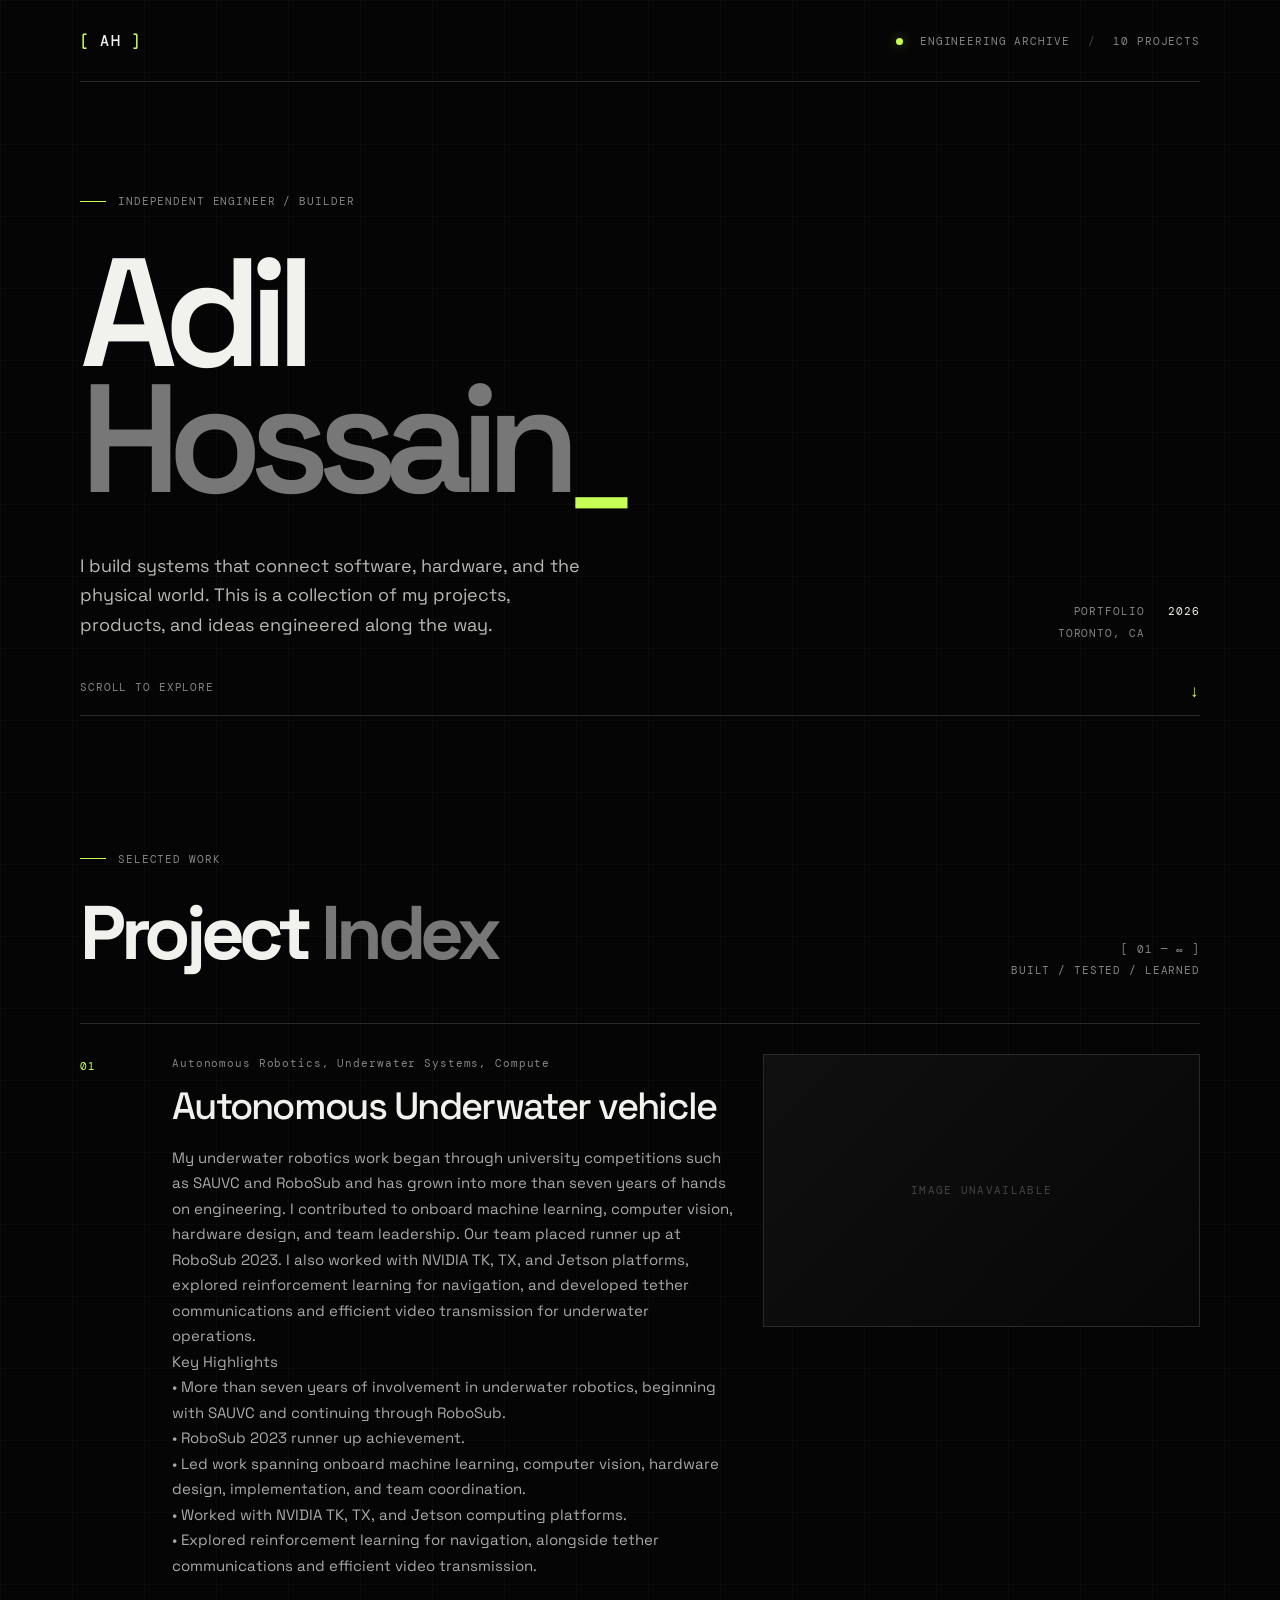
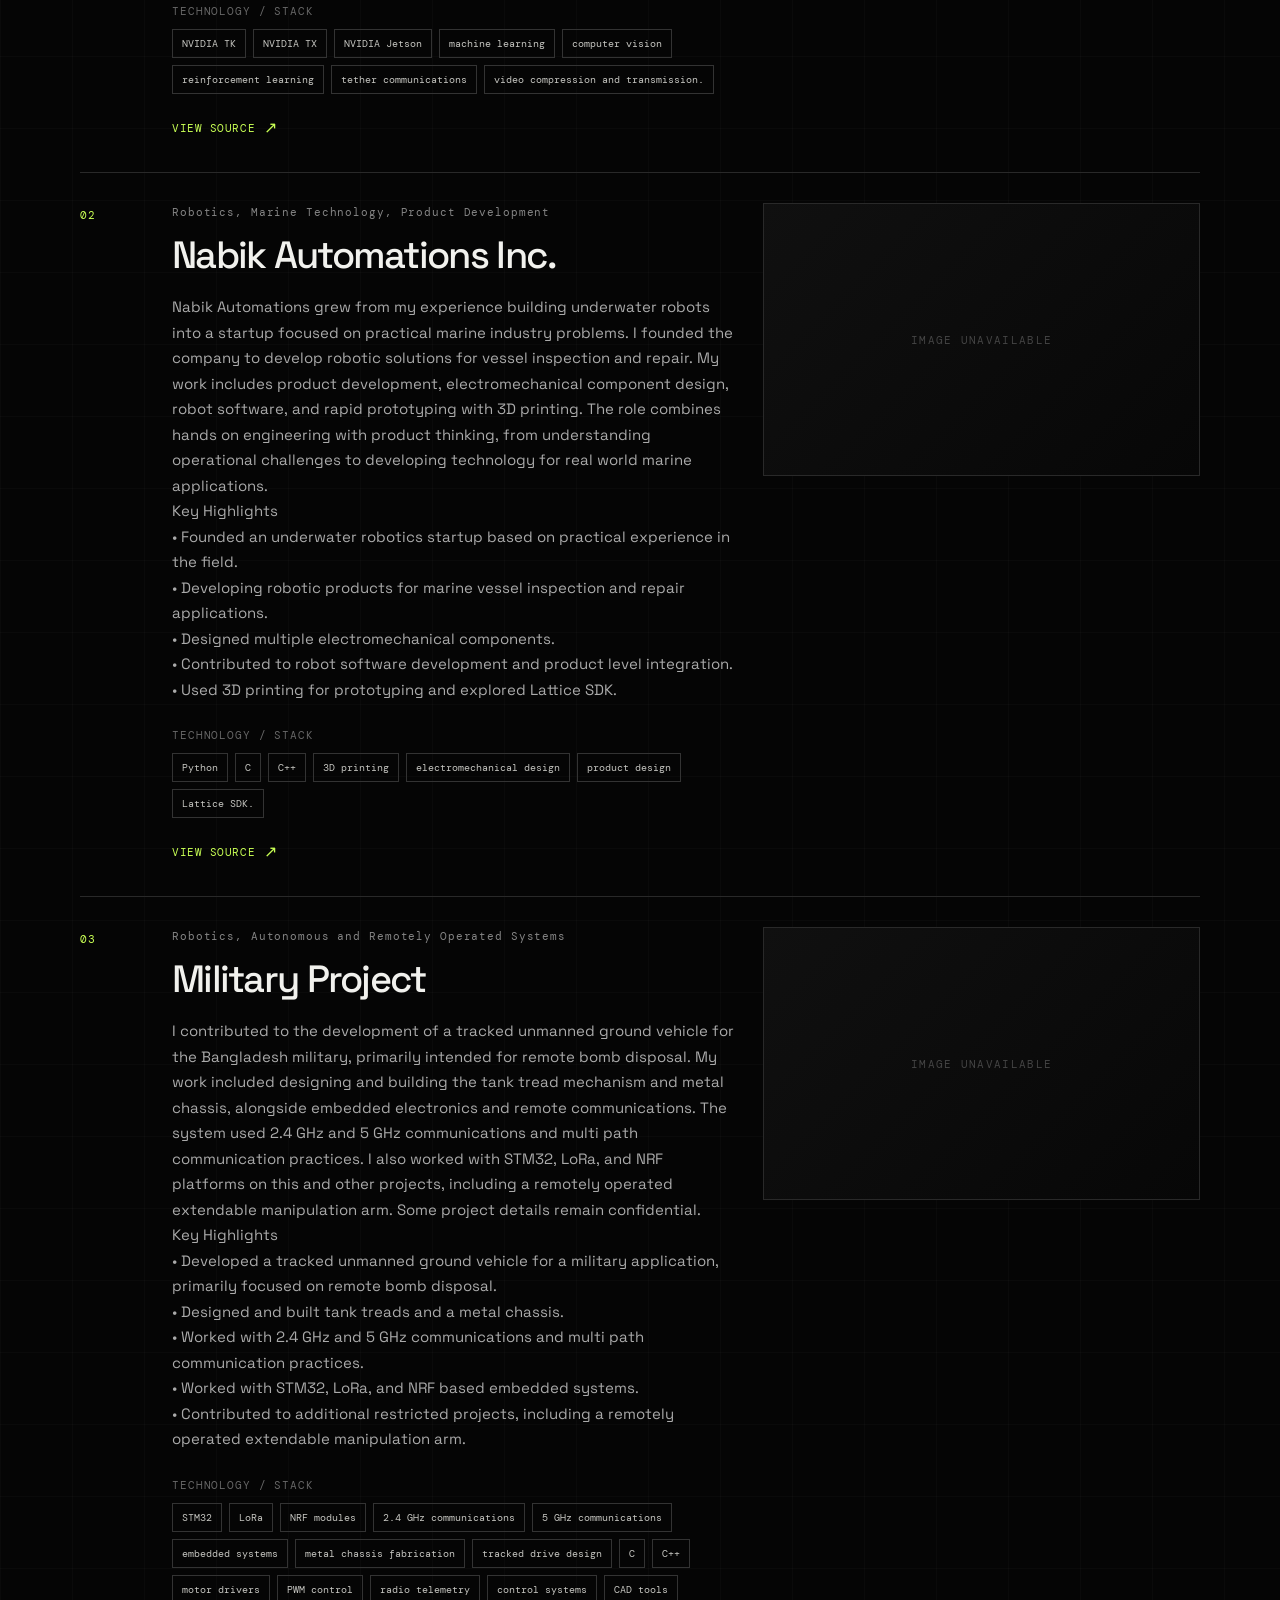
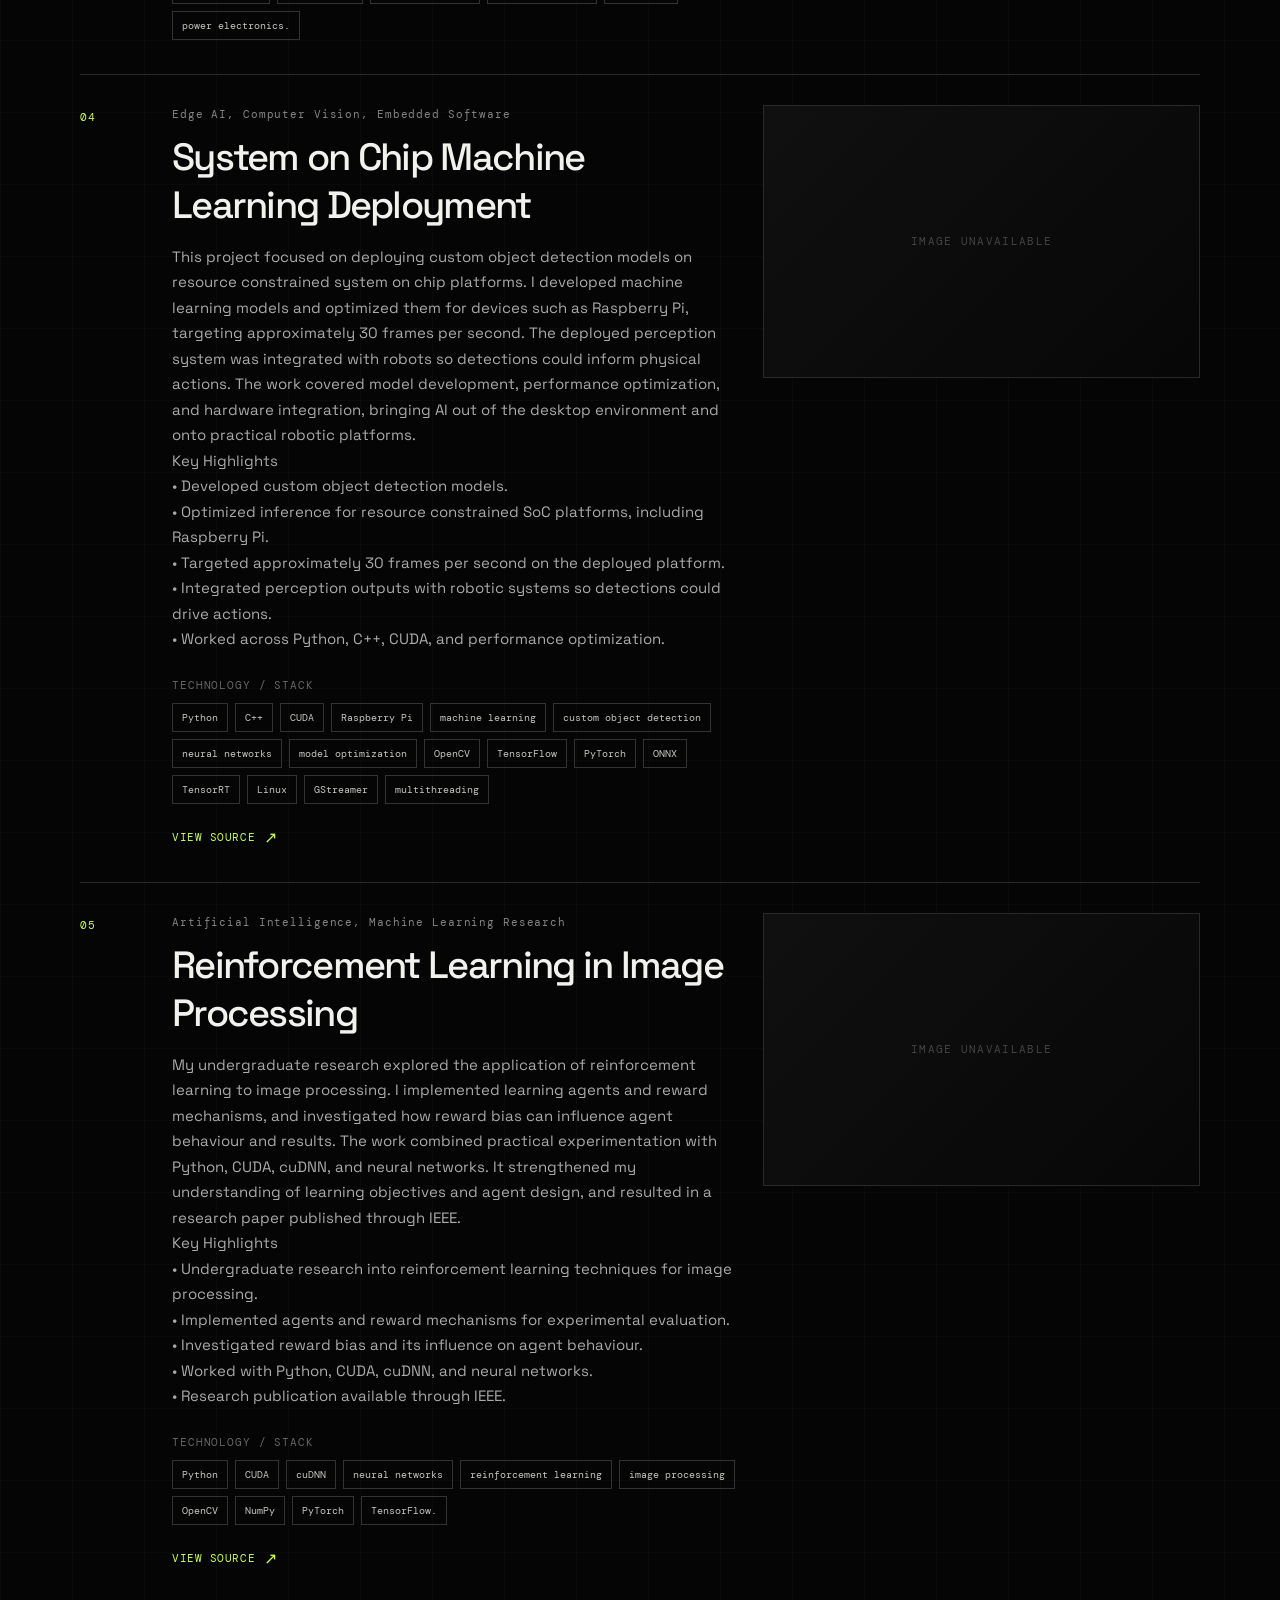
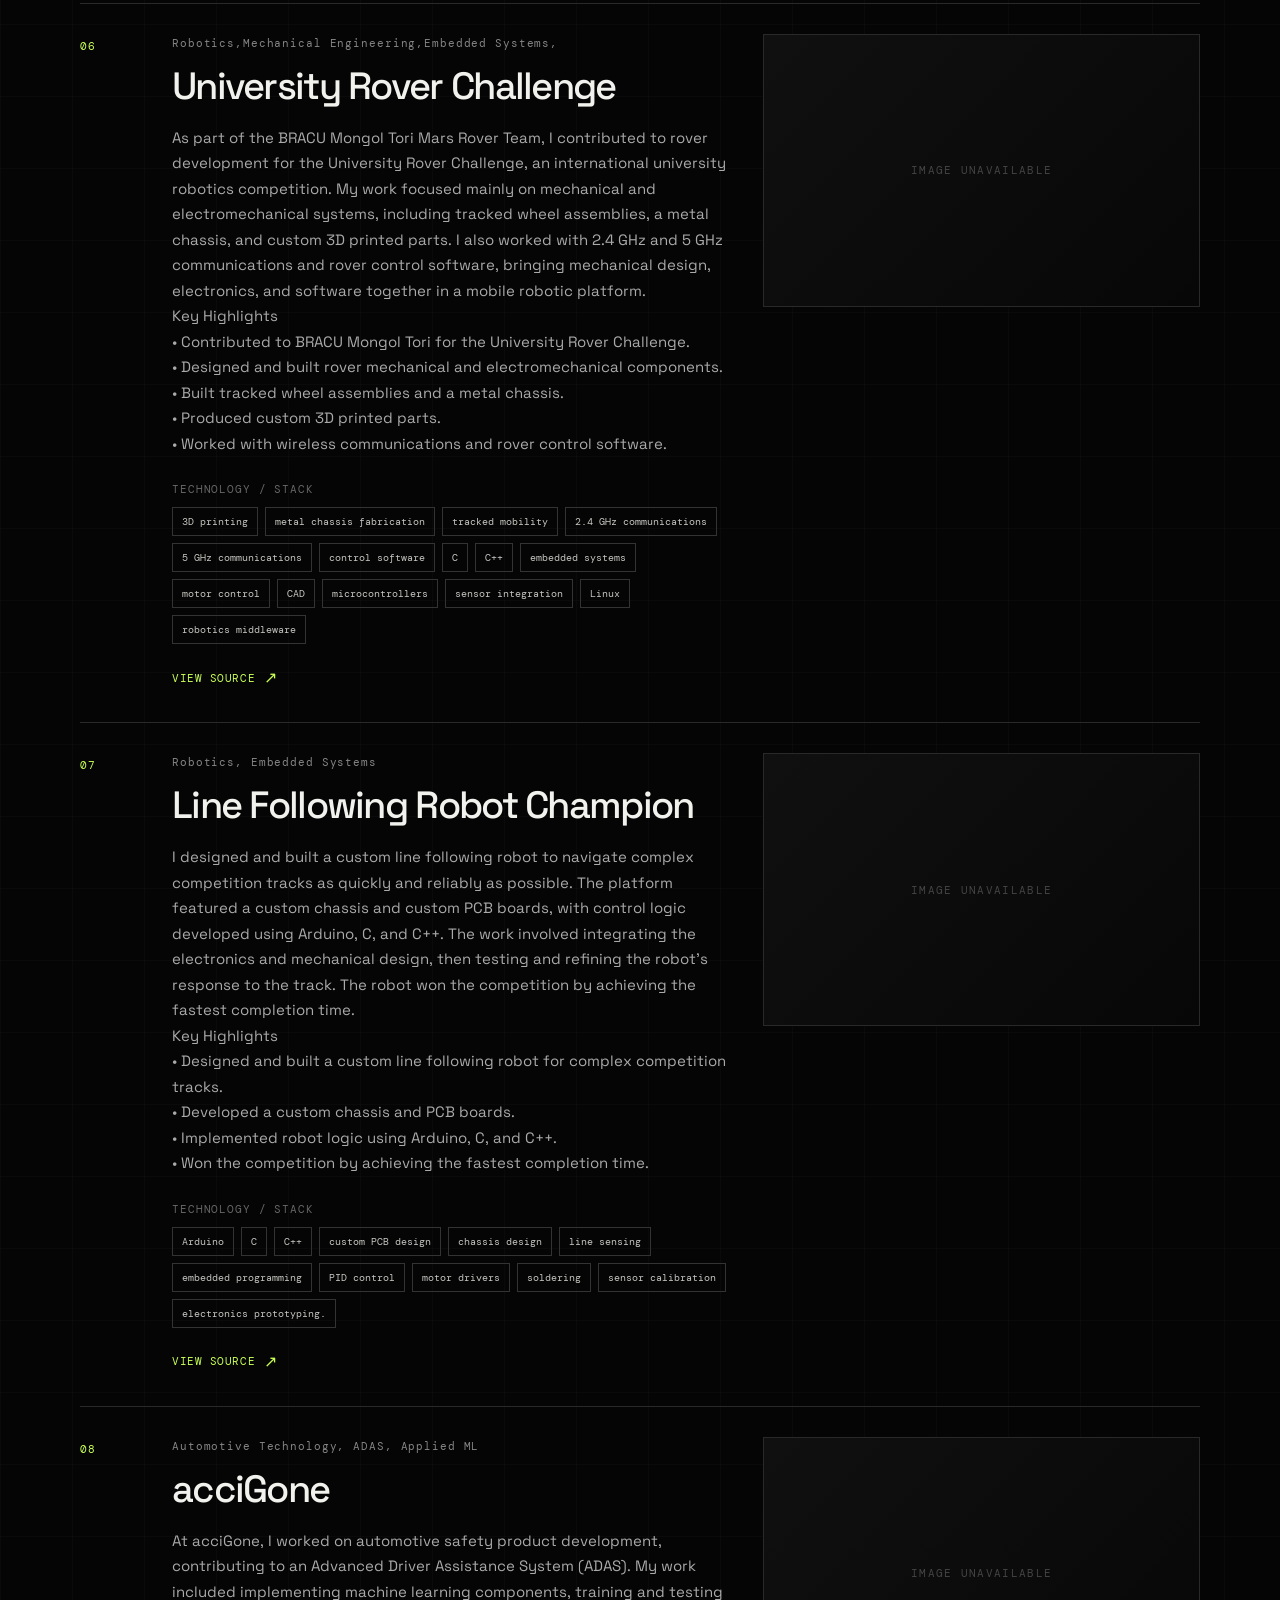
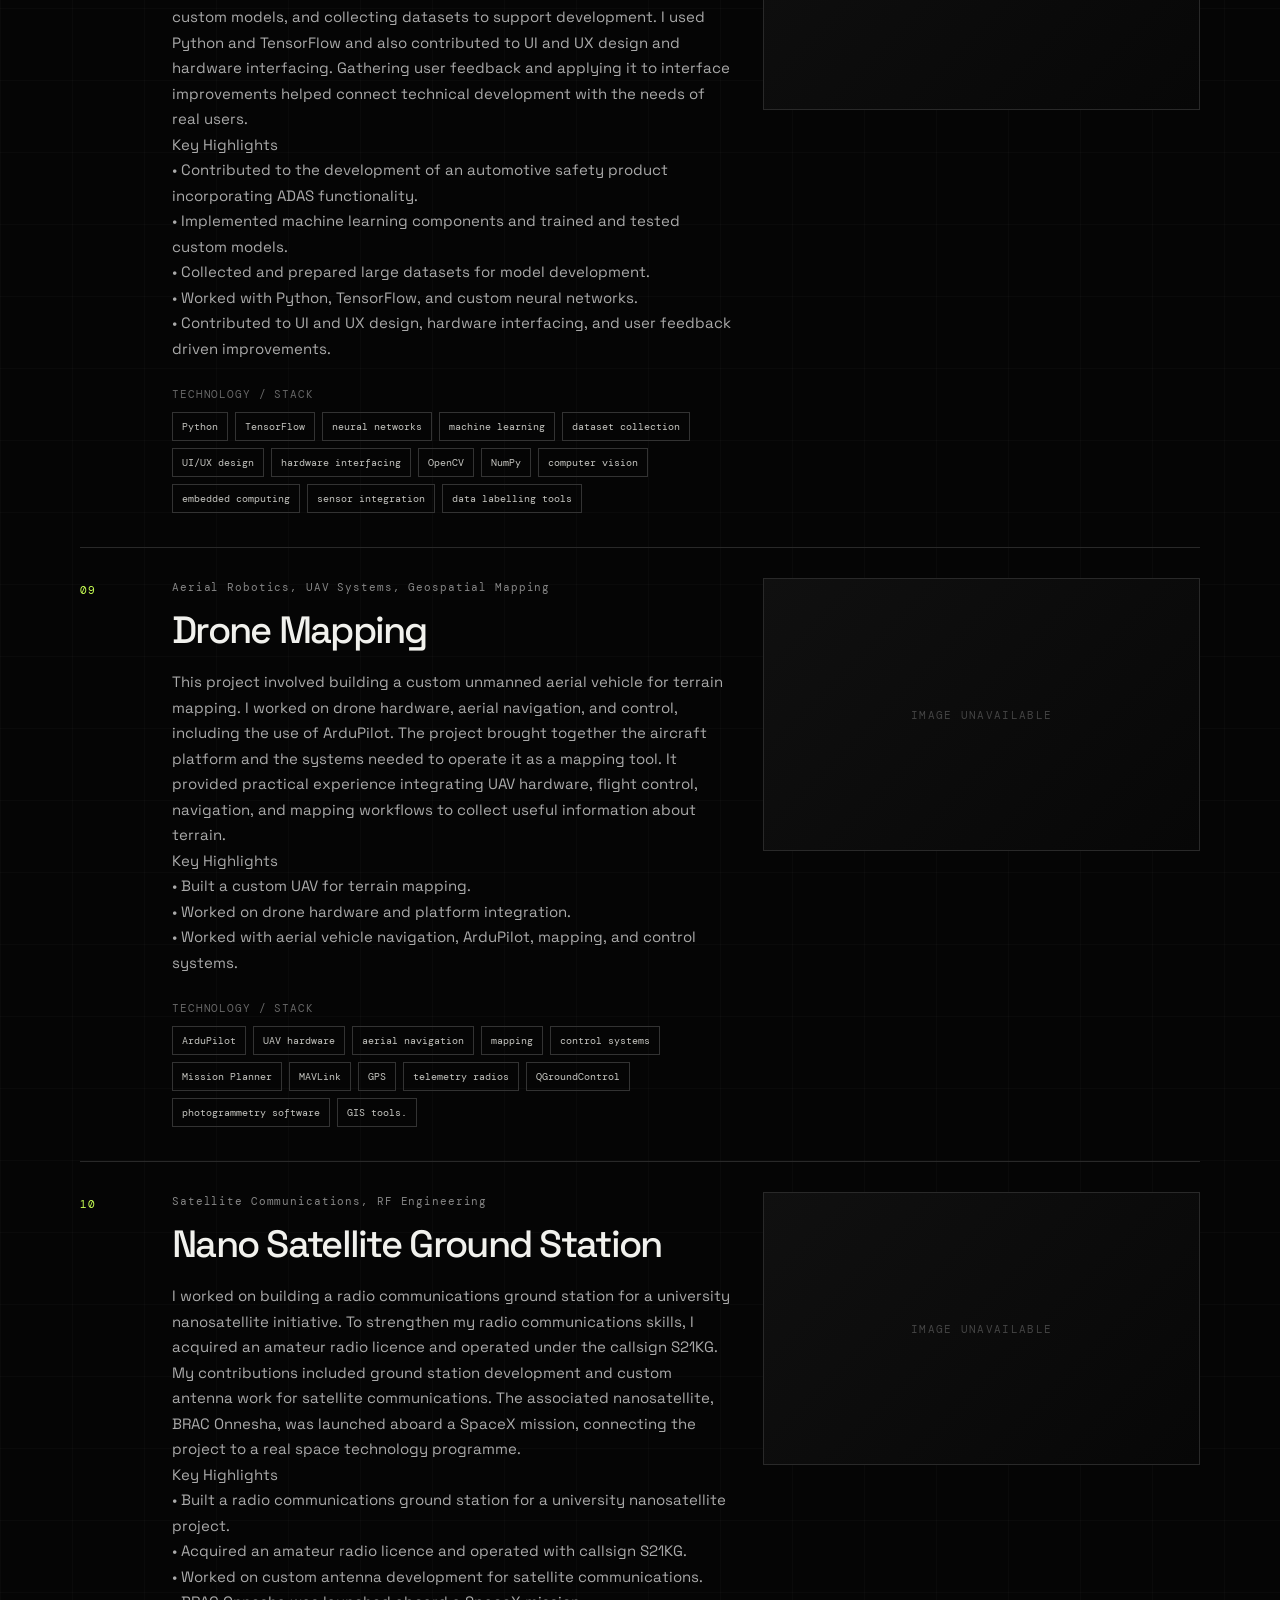
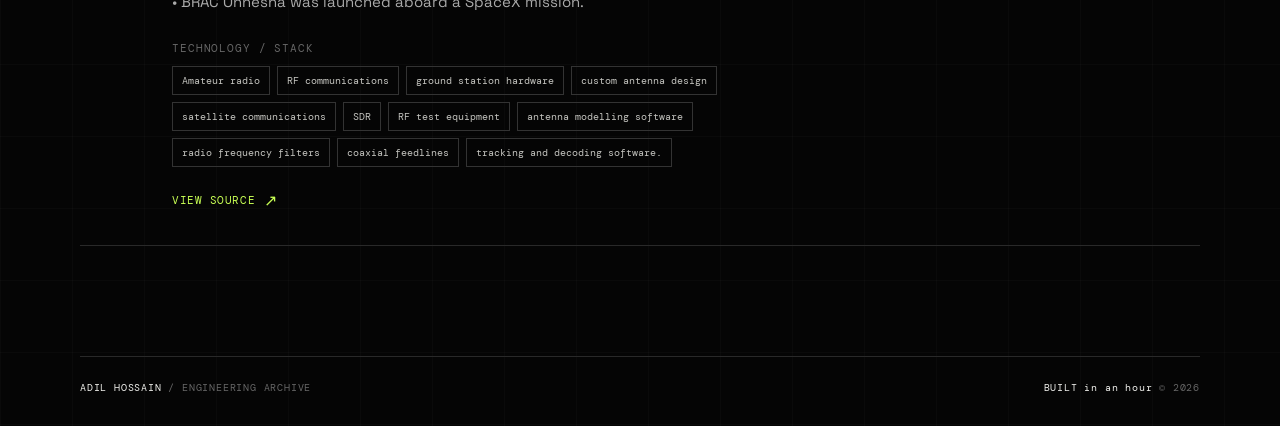
<file: index.html>
<!doctype html>
<html lang="en">
<head>
  <meta charset="utf-8">
  <meta name="viewport" content="width=device-width, initial-scale=1">
  <meta name="theme-color" content="#050505">
  <meta name="description" content="Engineering projects by Adil Hossain, spanning robotics, automation, embedded systems and emerging technology.">
  <title>Adil Hossain | Engineering Projects</title>
  <link rel="preconnect" href="https://fonts.googleapis.com">
  <link rel="preconnect" href="https://fonts.gstatic.com" crossorigin>
  <link href="https://fonts.googleapis.com/css2?family=DM+Mono:wght@400;500&family=Space+Grotesk:wght@400;500;600;700&display=swap" rel="stylesheet">
  <link rel="stylesheet" href="styles.css">
</head>
<body>
  <div class="scanline" aria-hidden="true"></div>
  <header class="site-header wrap">
    <a class="wordmark" href="index.html"><span class="prompt">[</span> AH <span class="prompt">]</span></a>
    <div class="header-status"><span class="status-dot"></span> ENGINEERING ARCHIVE <span class="status-sep">/</span> <span id="project-count">00 PROJECTS</span></div>
  </header>

  <main class="wrap">
    <section class="hero">
      <div class="eyebrow"><span class="eyebrow-line"></span> INDEPENDENT ENGINEER / BUILDER</div>
      <h1>Adil<br><span>Hossain</span><span class="cursor">_</span></h1>
      <div class="hero-bottom">
        <p class="intro">I build systems that connect software, hardware, and the physical world. This is a collection of my projects, products, and ideas engineered along the way.</p>
        <div class="hero-index"><span>PORTFOLIO</span><strong>2026</strong><span>TORONTO, CA</span></div>
      </div>
      <div class="hero-rule"><span>SCROLL TO EXPLORE</span><span>↓</span></div>
    </section>

    <section class="projects-section" id="projects">
      <div class="section-heading">
        <div><div class="eyebrow"><span class="eyebrow-line"></span> SELECTED WORK</div><h2>Project <span>Index</span></h2></div>
        <div class="section-meta">[ 01 — ∞ ]<br>BUILT / TESTED / LEARNED</div>
      </div>
      <div id="project-list" class="project-list" aria-live="polite"></div>
      <div id="empty-state" class="empty-state" hidden>
        <span class="empty-mark">[ + ]</span>
        <h3>Nothing indexed yet.</h3>
        <p>Add your first project through the project manager.</p>
      </div>
    </section>
    <footer class="site-footer">
      <span>ADIL HOSSAIN <span class="muted">/ ENGINEERING ARCHIVE</span></span>
      <span>BUILT in an hour <span class="muted">© 2026</span></span>
    </footer>
  </main>
  <script src="portfolio.js"></script>
</body>
</html>
</file>
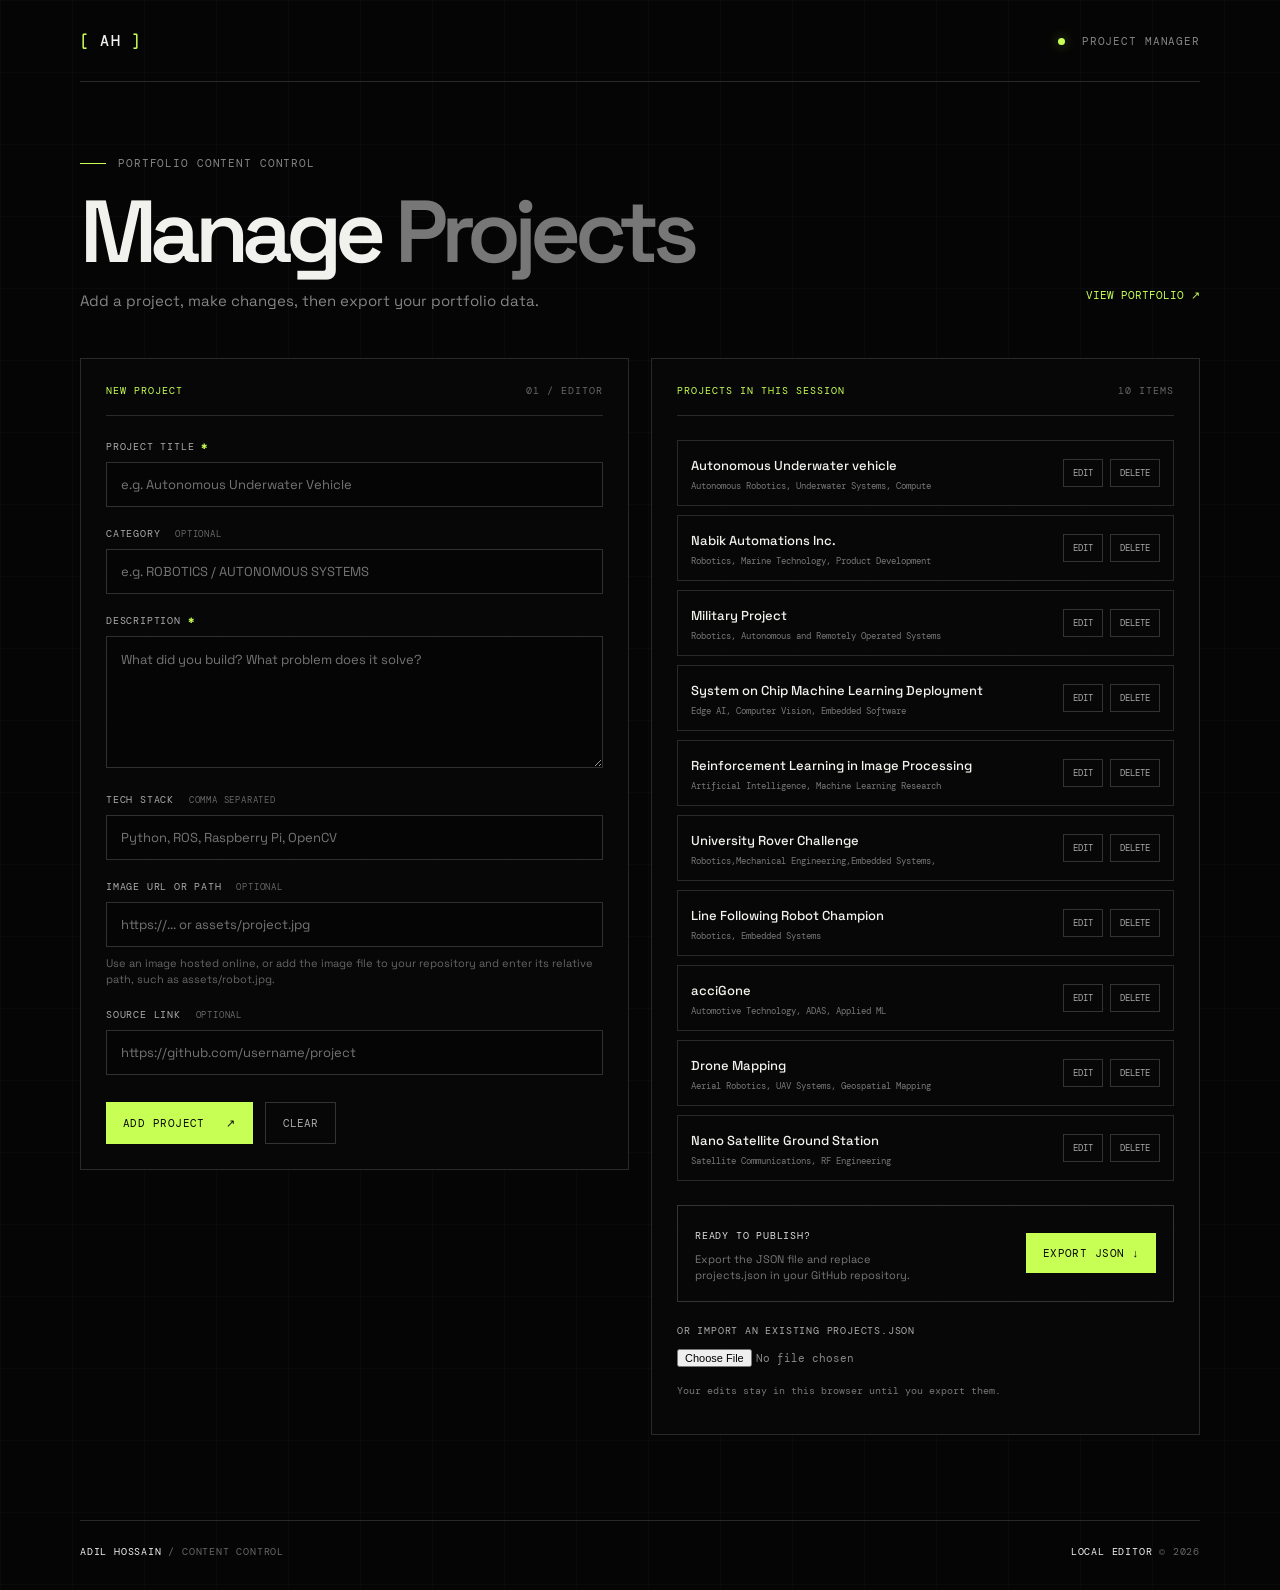
<file: admin.html>
<!doctype html>
<html lang="en">
<head>
  <meta charset="utf-8"><meta name="viewport" content="width=device-width, initial-scale=1">
  <meta name="theme-color" content="#050505"><title>Project Manager | Adil Hossain</title>
  <link rel="preconnect" href="https://fonts.googleapis.com"><link rel="preconnect" href="https://fonts.gstatic.com" crossorigin>
  <link href="https://fonts.googleapis.com/css2?family=DM+Mono:wght@400;500&family=Space+Grotesk:wght@400;500;600;700&display=swap" rel="stylesheet">
  <link rel="stylesheet" href="styles.css"><link rel="stylesheet" href="admin.css">
</head>
<body>
  <header class="site-header wrap"><a class="wordmark" href="index.html"><span class="prompt">[</span> AH <span class="prompt">]</span></a><div class="header-status"><span class="status-dot"></span> PROJECT MANAGER</div></header>
  <main class="wrap admin-wrap">
    <div class="eyebrow"><span class="eyebrow-line"></span> PORTFOLIO CONTENT CONTROL</div>
    <div class="admin-title-row"><div><h1 class="admin-title">Manage<span> Projects</span></h1><p class="admin-subtitle">Add a project, make changes, then export your portfolio data.</p></div><a class="back-link" href="index.html">VIEW PORTFOLIO ↗</a></div>
    <div class="admin-grid">
      <section class="editor-panel">
        <div class="panel-heading"><span id="form-mode">NEW PROJECT</span><span class="panel-index">01 / EDITOR</span></div>
        <form id="project-form">
          <input type="hidden" id="edit-id">
          <label for="title">PROJECT TITLE <b>*</b></label><input id="title" required maxlength="90" placeholder="e.g. Autonomous Underwater Vehicle">
          <label for="category">CATEGORY <span class="optional">OPTIONAL</span></label><input id="category" maxlength="50" placeholder="e.g. ROBOTICS / AUTONOMOUS SYSTEMS">
          <label for="description">DESCRIPTION <b>*</b></label><textarea id="description" required rows="5" maxlength="1200" placeholder="What did you build? What problem does it solve?"></textarea>
          <label for="stack">TECH STACK <span class="optional">COMMA SEPARATED</span></label><input id="stack" placeholder="Python, ROS, Raspberry Pi, OpenCV">
          <label for="image">IMAGE URL OR PATH <span class="optional">OPTIONAL</span></label><input id="image" type="url" placeholder="https://... or assets/project.jpg"><p class="field-hint">Use an image hosted online, or add the image file to your repository and enter its relative path, such as assets/robot.jpg.</p>
          <label for="source">SOURCE LINK <span class="optional">OPTIONAL</span></label><input id="source" type="url" placeholder="https://github.com/username/project">
          <div class="form-actions"><button class="primary-button" type="submit" id="save-button">ADD PROJECT <span>↗</span></button><button class="quiet-button" type="button" id="reset-button">CLEAR</button></div>
        </form>
      </section>
      <section class="list-panel">
        <div class="panel-heading"><span>PROJECTS IN THIS SESSION</span><span class="panel-index" id="item-count">00 ITEMS</span></div>
        <div id="admin-list" class="admin-list"></div>
        <div class="export-box"><div><strong>READY TO PUBLISH?</strong><p>Export the JSON file and replace projects.json in your GitHub repository.</p></div><button id="export-button" class="export-button">EXPORT JSON ↓</button></div>
        <label class="import-label" for="import-file">OR IMPORT AN EXISTING PROJECTS.JSON</label><input type="file" id="import-file" accept="application/json" class="file-input">
        <p id="notice" class="notice" role="status">Your edits stay in this browser until you export them.</p>
      </section>
    </div>
    <footer class="site-footer"><span>ADIL HOSSAIN <span class="muted">/ CONTENT CONTROL</span></span><span>LOCAL EDITOR <span class="muted">© 2026</span></span></footer>
  </main>
  <script src="admin.js"></script>
</body>
</html>
</file>
<file: styles.css>
:root{--bg:#050505;--panel:#0a0a0a;--text:#f1f1ed;--muted:#858585;--line:#292929;--accent:#c8ff54;--mono:'DM Mono',monospace;--sans:'Space Grotesk',sans-serif}*{box-sizing:border-box}html{scroll-behavior:smooth}body{margin:0;background:var(--bg);color:var(--text);font-family:var(--sans);-webkit-font-smoothing:antialiased;background-image:linear-gradient(rgba(255,255,255,.018) 1px,transparent 1px),linear-gradient(90deg,rgba(255,255,255,.018) 1px,transparent 1px);background-size:72px 72px}.scanline{position:fixed;inset:0;pointer-events:none;z-index:5;opacity:.08;background:repeating-linear-gradient(to bottom,transparent 0,transparent 3px,rgba(255,255,255,.12) 4px)}.wrap{width:min(1120px,calc(100% - 64px));margin:auto}.site-header{height:82px;display:flex;align-items:center;justify-content:space-between;border-bottom:1px solid var(--line)}.wordmark{font:500 15px var(--mono);letter-spacing:.08em;color:var(--text);text-decoration:none}.prompt{color:var(--accent)}.header-status,.eyebrow,.hero-index,.hero-rule,.section-meta,.project-number,.project-type,.stack-label,.site-footer{font:11px var(--mono);letter-spacing:.08em}.header-status{color:var(--muted)}.status-dot{display:inline-block;width:7px;height:7px;background:var(--accent);border-radius:50%;margin-right:9px;box-shadow:0 0 12px #c8ff5470}.status-sep{padding:0 10px;color:#444}.hero{padding:112px 0 36px;min-height:620px;display:flex;flex-direction:column}.eyebrow{color:var(--muted);display:flex;align-items:center;gap:12px}.eyebrow-line{width:26px;height:1px;background:var(--accent)}h1{font-size:clamp(76px,13vw,154px);line-height:.82;letter-spacing:-.085em;margin:42px 0 48px;font-weight:600}h1 span:not(.cursor){color:#777}.cursor{color:var(--accent);font-size:.7em;animation:blink 1s steps(2,start) infinite}@keyframes blink{to{visibility:hidden}}.hero-bottom{display:flex;justify-content:space-between;align-items:flex-end;gap:40px}.intro{max-width:510px;font-size:18px;line-height:1.65;color:#b8b8b4;margin:0}.hero-index{display:grid;grid-template-columns:auto auto;gap:8px 24px;color:var(--muted);text-align:right}.hero-index strong{color:var(--text);font-weight:400}.hero-rule{margin-top:auto;padding-top:40px;border-bottom:1px solid var(--line);display:flex;justify-content:space-between;color:var(--muted);padding-bottom:13px}.hero-rule span:last-child{color:var(--accent);font-size:17px}.projects-section{padding:100px 0 110px}.section-heading{display:flex;justify-content:space-between;align-items:flex-end;margin-bottom:42px}.section-heading h2{font-size:clamp(44px,7vw,76px);letter-spacing:-.07em;margin:18px 0 0}.section-heading h2 span{color:#777}.section-meta{color:var(--muted);text-align:right;line-height:1.9}.project-list{border-top:1px solid var(--line)}.project-card{display:grid;grid-template-columns:64px minmax(0,1fr) minmax(260px,39%);gap:28px;padding:30px 0 34px;border-bottom:1px solid var(--line);align-items:start}.project-number{color:var(--accent);padding-top:5px}.project-copy{min-width:0}.project-type{color:var(--muted);margin:2px 0 12px}.project-title{font-size:clamp(25px,3vw,38px);letter-spacing:-.045em;margin:0 0 15px;font-weight:500}.project-description{color:#aaa;line-height:1.7;font-size:15px;margin:0;max-width:590px;white-space:pre-line}.stack-label{color:#666;margin:26px 0 11px}.stack-list{display:flex;flex-wrap:wrap;gap:7px}.stack-tag{font:10px var(--mono);color:#c5c5c0;border:1px solid #333;padding:7px 9px}.source-link{display:inline-flex;align-items:center;gap:9px;color:var(--accent);font:11px var(--mono);text-decoration:none;margin-top:23px;letter-spacing:.05em}.source-link:hover{color:#fff}.source-link span{font-size:16px}.project-image{width:100%;aspect-ratio:16/10;object-fit:cover;background:#111;border:1px solid #292929;filter:grayscale(35%);transition:filter .3s,transform .3s}.project-card:hover .project-image{filter:grayscale(0);transform:translateY(-3px)}.image-placeholder{aspect-ratio:16/10;border:1px solid #292929;background:linear-gradient(135deg,#101010,#070707);display:grid;place-items:center;color:#444;font:11px var(--mono);letter-spacing:.12em}.empty-state{text-align:center;border:1px solid var(--line);padding:70px 20px}.empty-mark{font:24px var(--mono);color:var(--accent)}.empty-state h3{font-size:25px;font-weight:500}.empty-state p{color:var(--muted)}.site-footer{border-top:1px solid var(--line);padding:24px 0 32px;display:flex;justify-content:space-between;gap:20px;color:var(--text);font-size:10px}.muted{color:#666}.no-image{display:block}@media(max-width:760px){.wrap{width:min(100% - 36px,600px)}.site-header{height:68px}.header-status{font-size:9px}.hero{padding-top:90px;min-height:590px}h1{margin:45px 0}.hero-bottom{align-items:flex-start;flex-direction:column}.intro{font-size:16px}.hero-index{text-align:left}.projects-section{padding:75px 0}.section-heading{align-items:flex-start}.section-meta{font-size:9px}.project-card{grid-template-columns:34px 1fr;gap:12px 16px}.project-image,.image-placeholder{grid-column:2;grid-row:1;aspect-ratio:16/9;margin-bottom:8px}.project-number{grid-column:1;grid-row:1;padding-top:4px}.project-copy{grid-column:2;grid-row:2}.site-footer{flex-direction:column;line-height:1.8}}
</file>
<file: admin.css>
.admin-wrap{padding-top:74px}.admin-title-row{display:flex;justify-content:space-between;align-items:flex-end;gap:20px;margin:20px 0 48px}.admin-title{font-size:clamp(48px,8vw,88px);letter-spacing:-.075em;line-height:.95;margin:0}.admin-title span{color:#777}.admin-subtitle{color:var(--muted);margin:17px 0 0;font-size:15px}.back-link{font:11px var(--mono);color:var(--accent);text-decoration:none;white-space:nowrap;padding-bottom:8px}.admin-grid{display:grid;grid-template-columns:1fr 1fr;gap:22px;align-items:start}.editor-panel,.list-panel{border:1px solid var(--line);background:rgba(8,8,8,.82);padding:25px}.panel-heading{font:10px var(--mono);letter-spacing:.1em;color:var(--accent);display:flex;justify-content:space-between;padding-bottom:18px;border-bottom:1px solid var(--line);margin-bottom:24px}.panel-index{color:#666}form label,.import-label{display:block;font:10px var(--mono);letter-spacing:.08em;color:#aaa;margin:20px 0 9px}form label b{color:var(--accent)}.optional{color:#666;margin-left:8px;font-size:9px}form input,form textarea{width:100%;background:#050505;border:1px solid #303030;color:var(--text);padding:13px 14px;font:13px var(--sans);border-radius:0;outline:none}form input:focus,form textarea:focus{border-color:#888}form textarea{resize:vertical;line-height:1.6}.field-hint{font-size:11px;line-height:1.5;color:#666;margin:8px 0 0}.form-actions{display:flex;gap:12px;margin-top:27px}.primary-button,.export-button{background:var(--accent);color:#090909;border:0;padding:13px 17px;font:11px var(--mono);letter-spacing:.04em;cursor:pointer}.primary-button span{padding-left:14px}.quiet-button{background:transparent;color:#aaa;border:1px solid #333;padding:13px 17px;font:11px var(--mono);cursor:pointer}.primary-button:hover,.export-button:hover{background:#e0ff9b}.admin-list{display:grid;gap:9px;min-height:80px}.admin-item{border:1px solid #292929;padding:13px;display:flex;justify-content:space-between;align-items:center;gap:12px}.admin-item strong{font-size:13px;font-weight:500}.admin-item small{display:block;color:#777;font:9px var(--mono);margin-top:5px}.item-actions{display:flex;gap:7px}.item-actions button{background:transparent;border:1px solid #333;color:#aaa;padding:7px 9px;font:9px var(--mono);cursor:pointer}.item-actions button:hover{border-color:var(--accent);color:var(--accent)}.list-empty{color:#666;font-size:13px;padding:20px 0}.export-box{border:1px solid #343434;padding:17px;margin-top:24px;display:flex;align-items:center;justify-content:space-between;gap:12px}.export-box strong{font:10px var(--mono);color:#ddd;letter-spacing:.08em}.export-box p{font-size:11px;line-height:1.5;color:#777;margin:7px 0 0;max-width:240px}.export-button{white-space:nowrap}.import-label{margin-top:22px}.file-input{font:11px var(--mono);color:#888;max-width:100%}.notice{font:10px var(--mono);color:#777;line-height:1.6;margin-top:16px}.site-footer{margin-top:85px}@media(max-width:850px){.admin-grid{grid-template-columns:1fr}.admin-title-row{align-items:flex-start;flex-direction:column}.admin-wrap{padding-top:55px}}@media(max-width:480px){.editor-panel,.list-panel{padding:17px}.export-box{align-items:flex-start;flex-direction:column}.admin-title{font-size:52px}}
</file>
